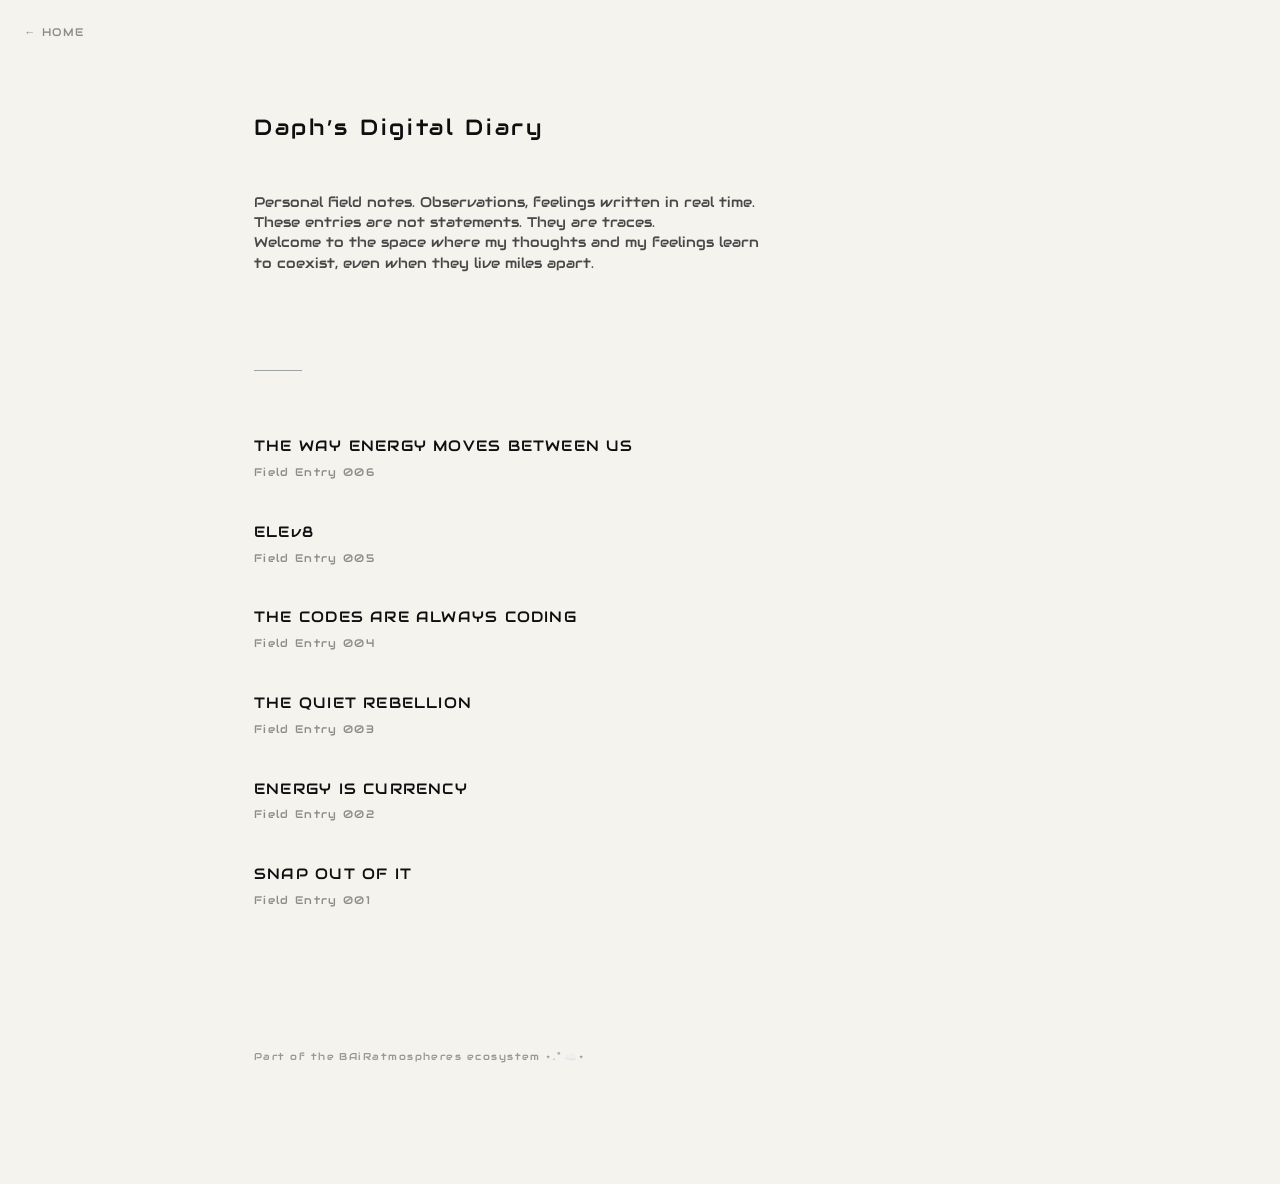
<file: diary/index.html>
<!doctype html>
<html lang="en">
<head>
  <meta charset="utf-8" />
  <meta name="viewport" content="width=device-width, initial-scale=1" />

  <title>Daph’s Digital Diary</title>

  <!-- Typography -->
  <link href="https://fonts.googleapis.com/css2?family=Audiowide&display=swap" rel="stylesheet">

  <style>
    :root {
      --off-black: #0f0f10;
      --bone: #f5f3ee;
      --chrome: #9fa3a7;
    }

    * {
      box-sizing: border-box;
    }

    body {
      margin: 0;
      font-family: 'Audiowide', sans-serif;
      background: var(--bone);
      color: var(--off-black);
      line-height: 1.5;
    }

    .home-link {
      position: fixed;
      top: 24px;
      left: 24px;
      font-size: 0.7rem;
      letter-spacing: 0.12em;
      text-transform: uppercase;
      text-decoration: none;
      color: rgba(15,15,16,0.45);
    }

    .home-link:hover {
      color: var(--off-black);
    }

    main {
      max-width: 820px;
      margin: 0 auto;
      padding: 96px 24px 120px;
    }

    h1 {
      font-size: 1.4rem;
      letter-spacing: 0.12em;
      margin-bottom: 48px;
      font-weight: 400;
    }

    .intro {
      max-width: 520px;
      margin-bottom: 96px;
      color: rgba(15,15,16,0.75);
      font-size: 0.85rem;
    }

    .divider {
      width: 48px;
      height: 1px;
      background: var(--chrome);
      margin: 64px 0;
    }

    .entry-list {
      display: flex;
      flex-direction: column;
      gap: 40px;
    }

    .entry {
      text-decoration: none;
      color: inherit;
      transition: opacity 0.3s ease;
    }

    .entry:hover {
      opacity: 0.6;
    }

    .entry-title {
      font-size: 0.95rem;
      letter-spacing: 0.08em;
      margin-bottom: 6px;
    }

    .entry-meta {
      font-size: 0.7rem;
      letter-spacing: 0.12em;
      color: rgba(15,15,16,0.45);
    }

    footer {
      margin-top: 140px;
      font-size: 0.65rem;
      letter-spacing: 0.14em;
      color: rgba(15,15,16,0.4);
    }

    @media (max-width: 640px) {
      main {
        padding: 72px 20px 96px;
      }
    }
  </style>
</head>

<body>

<a href="/bare-vision-world/" class="home-link">← Home</a>

<main>

  <h1>Daph’s Digital Diary</h1>

  <p class="intro">
    Personal field notes. Observations, feelings written in real time.
    These entries are not statements. They are traces.<br>
    Welcome to the space where my thoughts and my feelings learn to coexist, even when they live miles apart.
  </p>

  <div class="divider"></div>

  <section class="entry-list">

       <a href="/bare-vision-world/diary/entry-06/" class="entry">
      <div class="entry-title">THE WAY ENERGY MOVES BETWEEN US</div>
      <div class="entry-meta">Field Entry 006</div>
    </a>

     <a href="/bare-vision-world/diary/entry-05/" class="entry">
      <div class="entry-title">ELEv8</div>
      <div class="entry-meta">Field Entry 005</div>
    </a>

        <a href="/bare-vision-world/diary/entry-04/" class="entry">
      <div class="entry-title">THE CODES ARE ALWAYS CODING</div>
      <div class="entry-meta">Field Entry 004</div>
    </a>

     <a href="/bare-vision-world/diary/entry-03/" class="entry">
      <div class="entry-title">THE QUIET REBELLION</div>
      <div class="entry-meta">Field Entry 003</div>
    </a>

        <a href="/bare-vision-world/diary/entry-02/" class="entry">
      <div class="entry-title">ENERGY IS CURRENCY</div>
      <div class="entry-meta">Field Entry 002</div>
    </a>
    
    <a href="/bare-vision-world/diary/entry-01/" class="entry">
      <div class="entry-title">SNAP OUT OF IT</div>
      <div class="entry-meta">Field Entry 001</div>
      
    </a>


    <!-- Future entries appear here -->

  </section>

  <footer>
    Part of the BAiRatmospheres ecosystem ⋆.˚☁️⋆
  </footer>

</main>

</body>
</html>
</file>
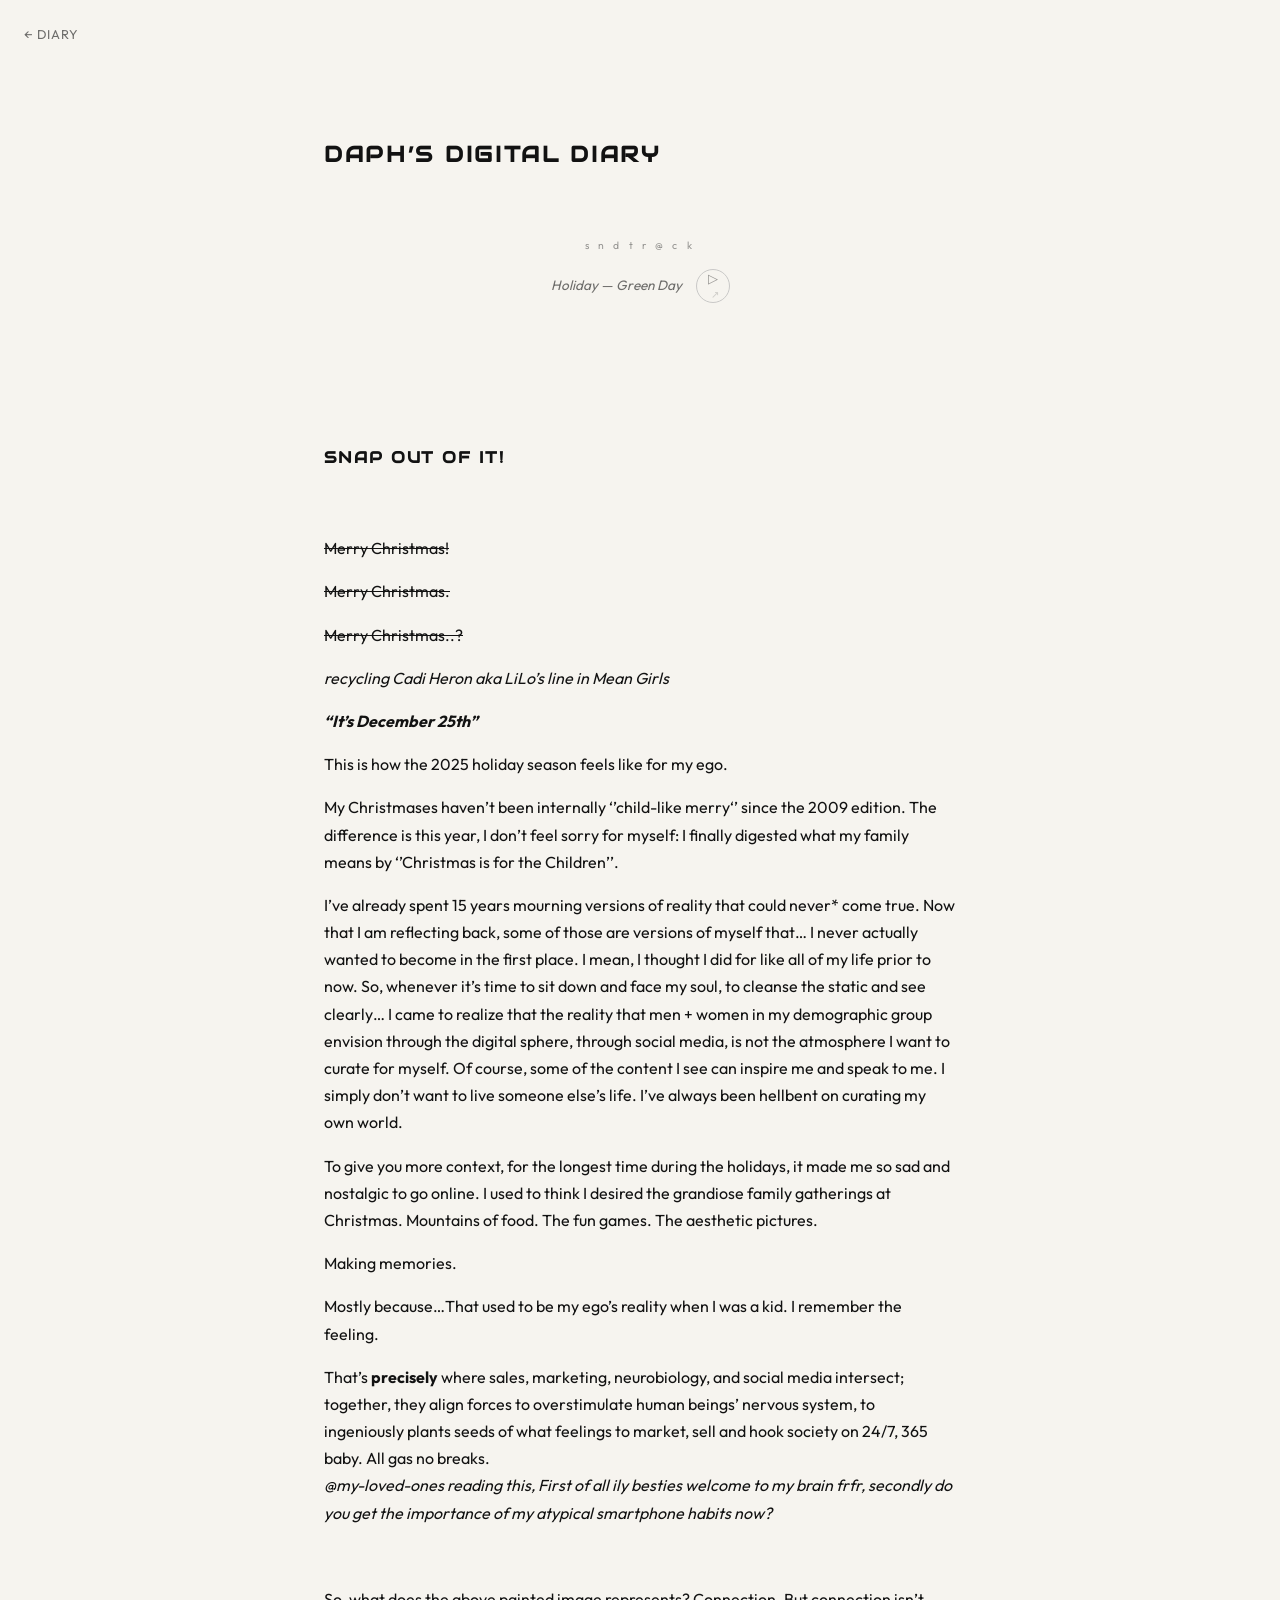
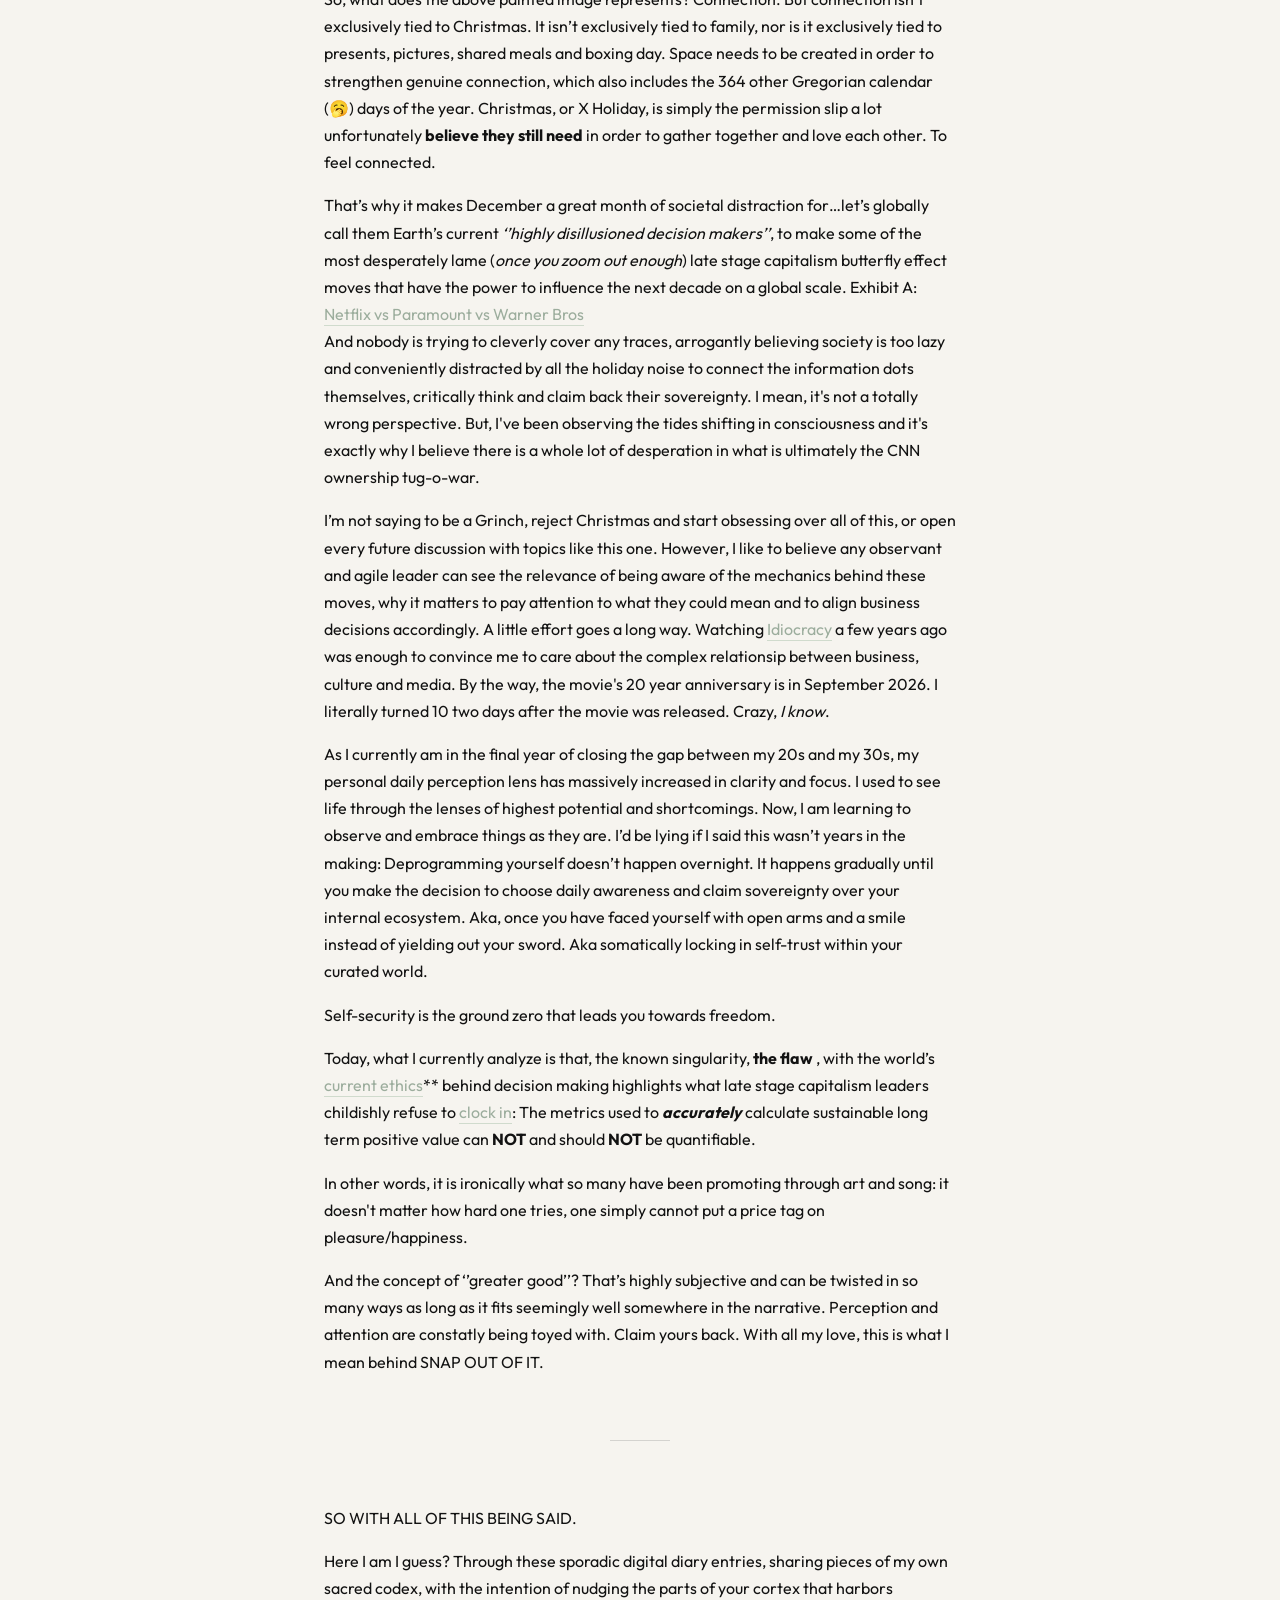
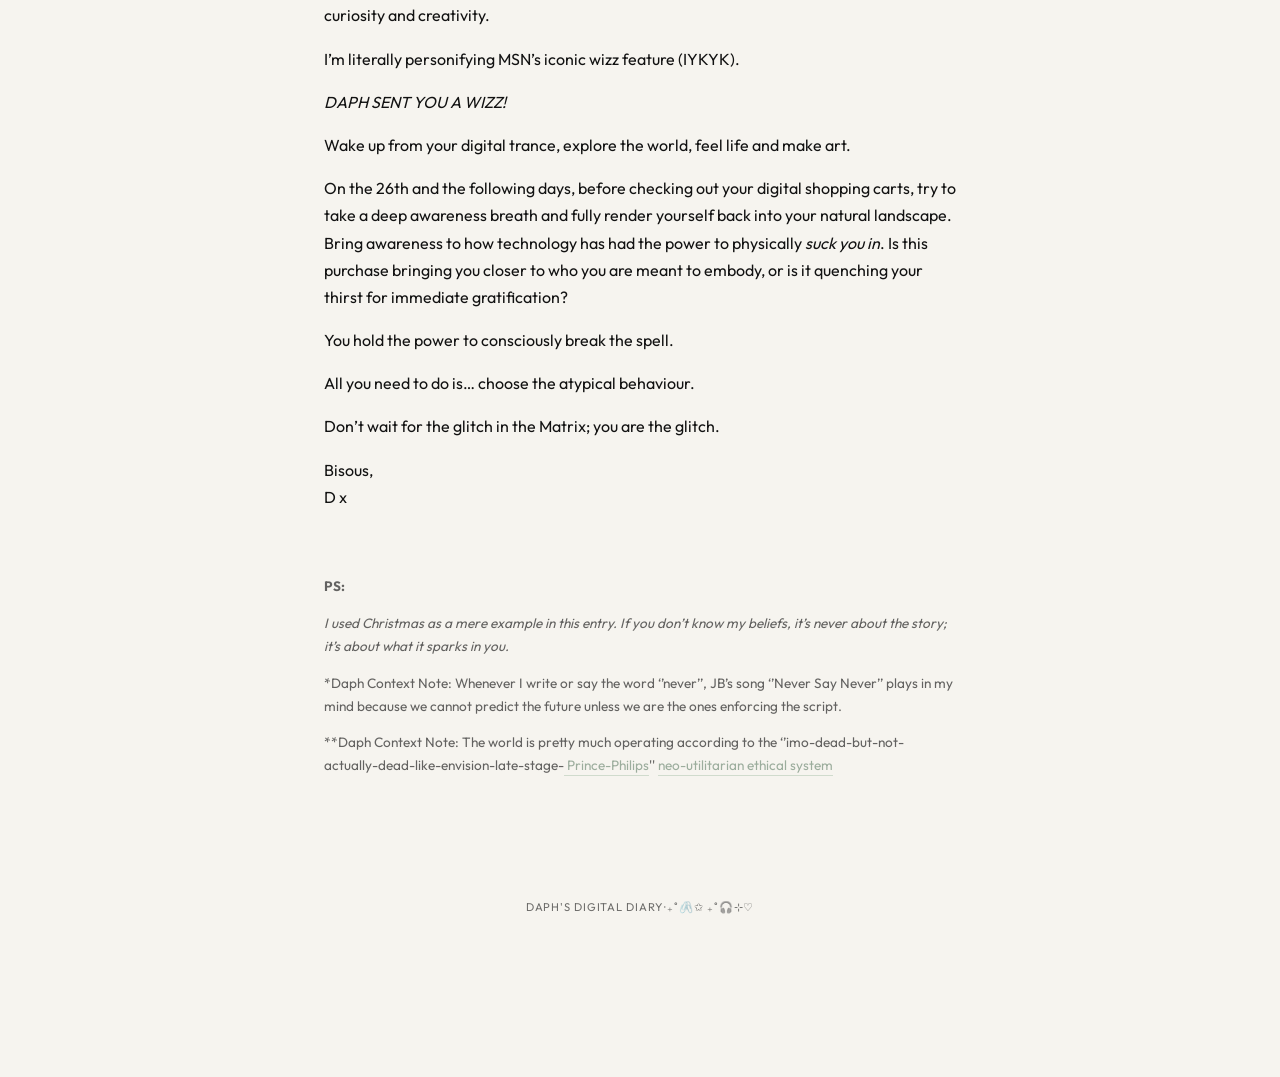
<file: diary/entry-01/index.html>
<!doctype html>
<html lang="en">
<head>
  <meta charset="utf-8" />
  <meta name="viewport" content="width=device-width, initial-scale=1" />
  <title>Daph’s Digital Diary — Entry 001</title>

  <!-- Typography -->
  <link href="https://fonts.googleapis.com/css2?family=Audiowide&display=swap" rel="stylesheet">
  <link href="https://fonts.googleapis.com/css2?family=Outfit:wght@300;400;500&display=swap" rel="stylesheet">

  <style>
    :root {
      --ink: #121212;
      --muted: rgba(18,18,18,0.6);
      --bone: #f6f4ef;
      --chrome: #b7b7b7;
      --sage: #B7CBB8;
      --sage-dark: #9CAD9D;
    }

    * {
      box-sizing: border-box;
    }

    body {
      margin: 0;
      background: var(--bone);
      color: var(--ink);
      font-family: 'Outfit', sans-serif;
      line-height: 1.7;
    }

    .home-link {
      position: fixed;
      top: 24px;
      left: 24px;
      font-size: 0.8rem;
      letter-spacing: 0.08em;
      text-transform: uppercase;
      text-decoration: none;
      color: var(--muted);
    }

    .home-link:hover {
      color: var(--ink);
    }

    main {
      max-width: 680px;
      margin: 0 auto;
      padding: 120px 24px 160px;
    }

    h1 {
      font-family: 'Audiowide', sans-serif;
      font-size: 1.4rem;
      letter-spacing: 0.12em;
      text-transform: uppercase;
      margin-bottom: 64px;
    }

    h2 {
      font-family: 'Audiowide', sans-serif;
      font-size: 1rem;
      letter-spacing: 0.12em;
      text-transform: uppercase;
      margin-bottom: 64px;
    } 
  
  /* SOUNDTRACK */
.soundtrack {
  margin: 64px 0 104px;
  margin-bottom: 96px;
  text-align: center;
  color: var(--muted);
}

.entry {
  padding-top: 32px;
}

.soundtrack-label {
  display: block;
  font-size: 0.65rem;
  letter-spacing: 0.35em;
  margin-bottom: 14px;
  opacity: 0.7;
}

.soundtrack-row {
  display: flex;
  justify-content: center;
  align-items: center;
  gap: 14px;
}

.soundtrack-title {
  font-size: 0.85rem;
  font-style: italic;
}


.soundtrack-btn {
  background: none;
  border: 1px solid var(--chrome);
border-radius: 999px;
  width: 34px;
  height: 34px;
  font-size: 0.8rem;
  cursor: pointer;
  color: inherit;
  opacity: 0.7;
}

.soundtrack-btn:hover {
  opacity: 1;
}
    
    
.soundtrack-btn {
  position: relative;
}

.soundtrack-btn::after {
  content: "↗";
  font-size: 0.6rem;
  opacity: 0.4;
  margin-left: 4px;
}
.divider {
  border: none;
  height: 1px;
  width: 60px;
  margin: 64px auto;
  background: rgba(20,20,20,0.15);
}
.diary-notes {
  margin-top: 64px;
  font-size: 0.85rem;
  color: rgba(20,20,20,0.65);
}

.context-note p strong {
  font-size: 0.75rem;
  letter-spacing: 0.08em;
}

/* Diary links — editorial highlight */

.entry a,
.entry a:visited {
  color: var(--sage-dark);
  text-decoration: none;
  border-bottom: 1px solid rgba(183,203,184,0.6);
  padding-bottom: 1px;
}

.entry a:hover {
  color: var(--sage);
  border-bottom-color: var(--sage);
}
    
    footer {
      margin-top: 120px;
      font-size: 0.7rem;
      letter-spacing: 0.08em;
      text-transform: uppercase;
      color: var(--muted);
      text-align: center;
    }

    @media (max-width: 640px) {
      main {
        padding-top: 96px;
      }
    }

  </style>
</head>

<body>

<a href="/bare-vision-world/diary/" class="home-link">← Diary</a>

<main>
  <h1>Daph’s Digital Diary</h1>

  <!-- SOUNDTRACK -->
<div class="soundtrack">
  <span class="soundtrack-label">s n d t r @ c k</span>
  <div class="soundtrack-row">
    <span class="soundtrack-title">Holiday — Green Day</span>
    
  <button
  class="soundtrack-btn"
  id="soundToggle"
  data-fallback="https://www.youtube.com/watch?v=A1OqtIqzScI"
  aria-label="Play soundtrack"
>
  ▷
</button>
 
  </div>

<audio id="soundtrackAudio" preload="none">
  <source 
    src="/bare-vision-world/assets/audio/holiday-greenday.mp3"
    type="audio/mpeg"
    >
</audio>
  
</div>

<article class="entry">
<h2>SNAP OUT OF IT!</h2>
  
<p><s>Merry Christmas!</s></p>
<p><s>Merry Christmas.</s></p>
<p><s>Merry Christmas..?</s></p>

<p><em>recycling Cadi Heron aka LiLo’s line in Mean Girls</em></p>

<p><strong><em>“It’s December 25th”</em></strong></p>

<p>
This is how the 2025 holiday season feels like for my ego.</p> 

My Christmases haven’t been internally ‘’child-like merry‘’ since the 2009 edition. The difference is this year, I don’t feel sorry for myself: I finally digested what my family means by ‘’Christmas is for the Children’’.</p> 
<p>
I’ve already spent 15 years mourning versions of reality that could never* come true. Now that I am reflecting back, some of those are versions of myself that… I never actually wanted to become in the first place. I mean, I thought I did for like all of my life prior to now. So, whenever it’s time to sit down and face my soul, to cleanse the static and see clearly… I came to realize that the reality that men + women in my demographic group envision through the digital sphere, through social media, is not the atmosphere I want to curate for myself. Of course, some of the content I see can inspire me and speak to me. I simply don’t want to live someone else’s life. I’ve always been hellbent on curating my own world.</p>
<p>
To give you more context, for the longest time during the holidays, it made me so sad and nostalgic to go online. I used to think I desired the grandiose family gatherings at Christmas. Mountains of food. The fun games. The aesthetic pictures.</p> 
<p>
Making memories.</p> 
<p>
Mostly because…That used to be my ego’s reality when I was a kid. I remember the feeling.</p> 
<p>
That’s <b>precisely</b> where sales, marketing, neurobiology, and social media intersect; together, they align forces to overstimulate human beings’ nervous system, to ingeniously plants seeds of what feelings to market, sell and hook society on 24/7, 365 baby. All gas no breaks.<br>
  
<i>@my-loved-ones reading this, First of all ily besties welcome to my brain frfr, secondly do you get the importance of my atypical smartphone habits now?</i></p><br>

  <p>
  So, what does the above painted image represents? Connection. But connection isn’t exclusively tied to Christmas. It isn’t exclusively tied to family, nor is it exclusively tied to presents, pictures, shared meals and boxing day. Space needs to be created in order to strengthen genuine connection, which also includes the 364 other Gregorian calendar (🥱) days of the year. Christmas, or X Holiday, is simply the permission slip a lot unfortunately <b>believe they still need</b> in order to gather together and love each other. To feel connected.
</p>
  
  <p>
    That’s why it makes December a great month of societal distraction for…let’s globally call them Earth’s current <i>‘’highly disillusioned decision makers’’</i>, to make some of the most desperately lame (<i>once you zoom out enough</i>) late stage capitalism butterfly effect moves that have the power to influence the next decade on a global scale. Exhibit A: <a href="https://www.youtube.com/watch?v=H_03T6JNx-I" target="_blank" rel="noopener">
Netflix vs Paramount vs Warner Bros</a><br>  
And nobody is trying to cleverly cover any traces, arrogantly believing society is too lazy and conveniently distracted by all the holiday noise to connect the information dots themselves, critically think and claim back their sovereignty. I mean, it's not a totally wrong perspective. But, I've been observing the tides shifting in consciousness and it's exactly why I believe there is a whole lot of desperation in what is ultimately the CNN ownership tug-o-war.</p> 

<p>
I’m not saying to be a Grinch, reject Christmas and start obsessing over all of this, or open every future discussion with topics like this one. However, I like to believe any observant and agile leader can see the relevance of being aware of the mechanics behind these moves, why it matters to pay attention to what they could mean and to align business decisions accordingly. A little effort goes a long way. Watching <a href="https://www.rottentomatoes.com/m/idiocracy" target="_blank" rel="noopener">
Idiocracy</a> a few years ago was enough to convince me to care about the complex relationsip between business, culture and media. By the way, the movie's 20 year anniversary is in September 2026. I literally turned 10 two days after the movie was released. Crazy, <i>I know</i>.</p>

<p>
  As I currently am in the final year of closing the gap between my 20s and my 30s, my personal daily perception lens has massively increased in clarity and focus. I used to see life through the lenses of highest potential and shortcomings. Now, I am learning to observe and embrace things as they are. I’d be lying if I said this wasn’t years in the making: Deprogramming yourself doesn’t happen overnight. It happens gradually until you make the decision to choose daily awareness and claim sovereignty over your internal ecosystem. Aka, once you have faced yourself with open arms and a smile instead of yielding out your sword. Aka somatically locking in self-trust within your curated world.</p> 

<p>
  Self-security is the ground zero that leads you towards freedom.</p> 

<p>
  Today, what I currently analyze is that, the known singularity, <b>the flaw</b> , with the world’s <a href="https://www.jsc-chambers.co.uk/post/utilitarianism-the-nihilistic-philosophy-that-threatens-freedom-and-the-rule-of-law" target="_blank" rel="noopener">
current ethics</a>** behind decision making highlights what late stage capitalism leaders childishly refuse to <a href="https://www.reddit.com/r/popculturechat/comments/1lck06k/youre_not_getting_it_its_not_clocking_to_you_its/" target="_blank" rel="noopener">
clock in</a>: The metrics used to <i><b>accurately</i></b> calculate sustainable long term positive value can <b>NOT</b> and should <b>NOT</b> be quantifiable.</p>  

<p>
  In other words, it is ironically what so many have been promoting through art and song: it doesn't matter how hard one tries, one simply cannot put a price tag on pleasure/happiness. </p>

<p>
  And the concept of ‘’greater good’’? That’s highly subjective and can be twisted in so many ways as long as it fits seemingly well somewhere in the narrative. Perception and attention are constatly being toyed with. Claim yours back.
  With all my love, this is what I mean behind SNAP OUT OF IT.  </p> 



  
<hr class="divider">
      
<p>
  SO WITH ALL OF THIS BEING SAID.</p>

<p>
  Here I am I guess? Through these sporadic digital diary entries, sharing pieces of my own sacred codex, with the intention of nudging the parts of your cortex that harbors curiosity and creativity.</p> 

<p>
  I’m literally personifying MSN’s iconic wizz feature (IYKYK).</p>

<p>
<em>DAPH SENT YOU A WIZZ!</em></p> 

<p>
  Wake up from your digital trance, explore the world, feel life and make art.</p>

<p>
  On the 26th and the following days, before checking out your digital shopping carts, try to take a deep awareness breath and fully render yourself back into your natural landscape. Bring awareness to how technology has had the power to physically <em>suck you in</em>. Is this purchase bringing you closer to who you are meant to embody, or is it quenching your thirst for immediate gratification?</p>

You hold the power to consciously break the spell.</p> 

All you need to do is… choose the atypical behaviour.</p> 

Don’t wait for the glitch in the Matrix; you are the glitch.</p>

<p>
Bisous,<br> 
D x
</p>

<div class="diary-notes">
  <p><strong>PS:</strong></p>
  <p><em>
  I used Christmas as a mere example in this entry. If you don’t know my beliefs, it’s never about the story; it’s about what it sparks in you.</em></p>

  <p class="context-note">
  *Daph Context Note: Whenever I write or say the word ‘’never’’, JB’s song ‘’Never Say Never’’ plays in my mind because we cannot predict the future unless we are the ones enforcing the script.
  </p>

  <p class="context-note">
  **Daph Context Note: The world is pretty much operating according to the ‘’imo-dead-but-not-actually-dead-like-envision-late-stage-<a href="https://pin.it/56Tc8vi2O" target="_blank" rel="noopener">
Prince-Philips</a>'' <a href="https://www.jsc-chambers.co.uk/post/utilitarianism-the-nihilistic-philosophy-that-threatens-freedom-and-the-rule-of-law" target="_blank" rel="noopener">
neo-utilitarian ethical system
</a>
  </p>
</div>
    
  </article>

  <footer>
    Daph's Digital Diary‧₊˚🖇️✩ ₊˚🎧⊹♡
  </footer>
</main>
  
<script>
  const audio = document.getElementById("soundtrackAudio");
  const toggle = document.getElementById("soundToggle");
  const fallbackURL = toggle.dataset.fallback;

  toggle.addEventListener("click", () => {
    if (!audio.paused) {
      audio.pause();
      toggle.textContent = "⏵";
      return;
    }

    audio.currentTime = 0;

    audio.play()
      .then(() => {
        toggle.textContent = "⏸";
      })
      .catch(() => {
        // Fallback: open YouTube
        window.open(fallbackURL, "_blank", "noopener");
      });
  });
</script>
  
</body>
</html>
</file>
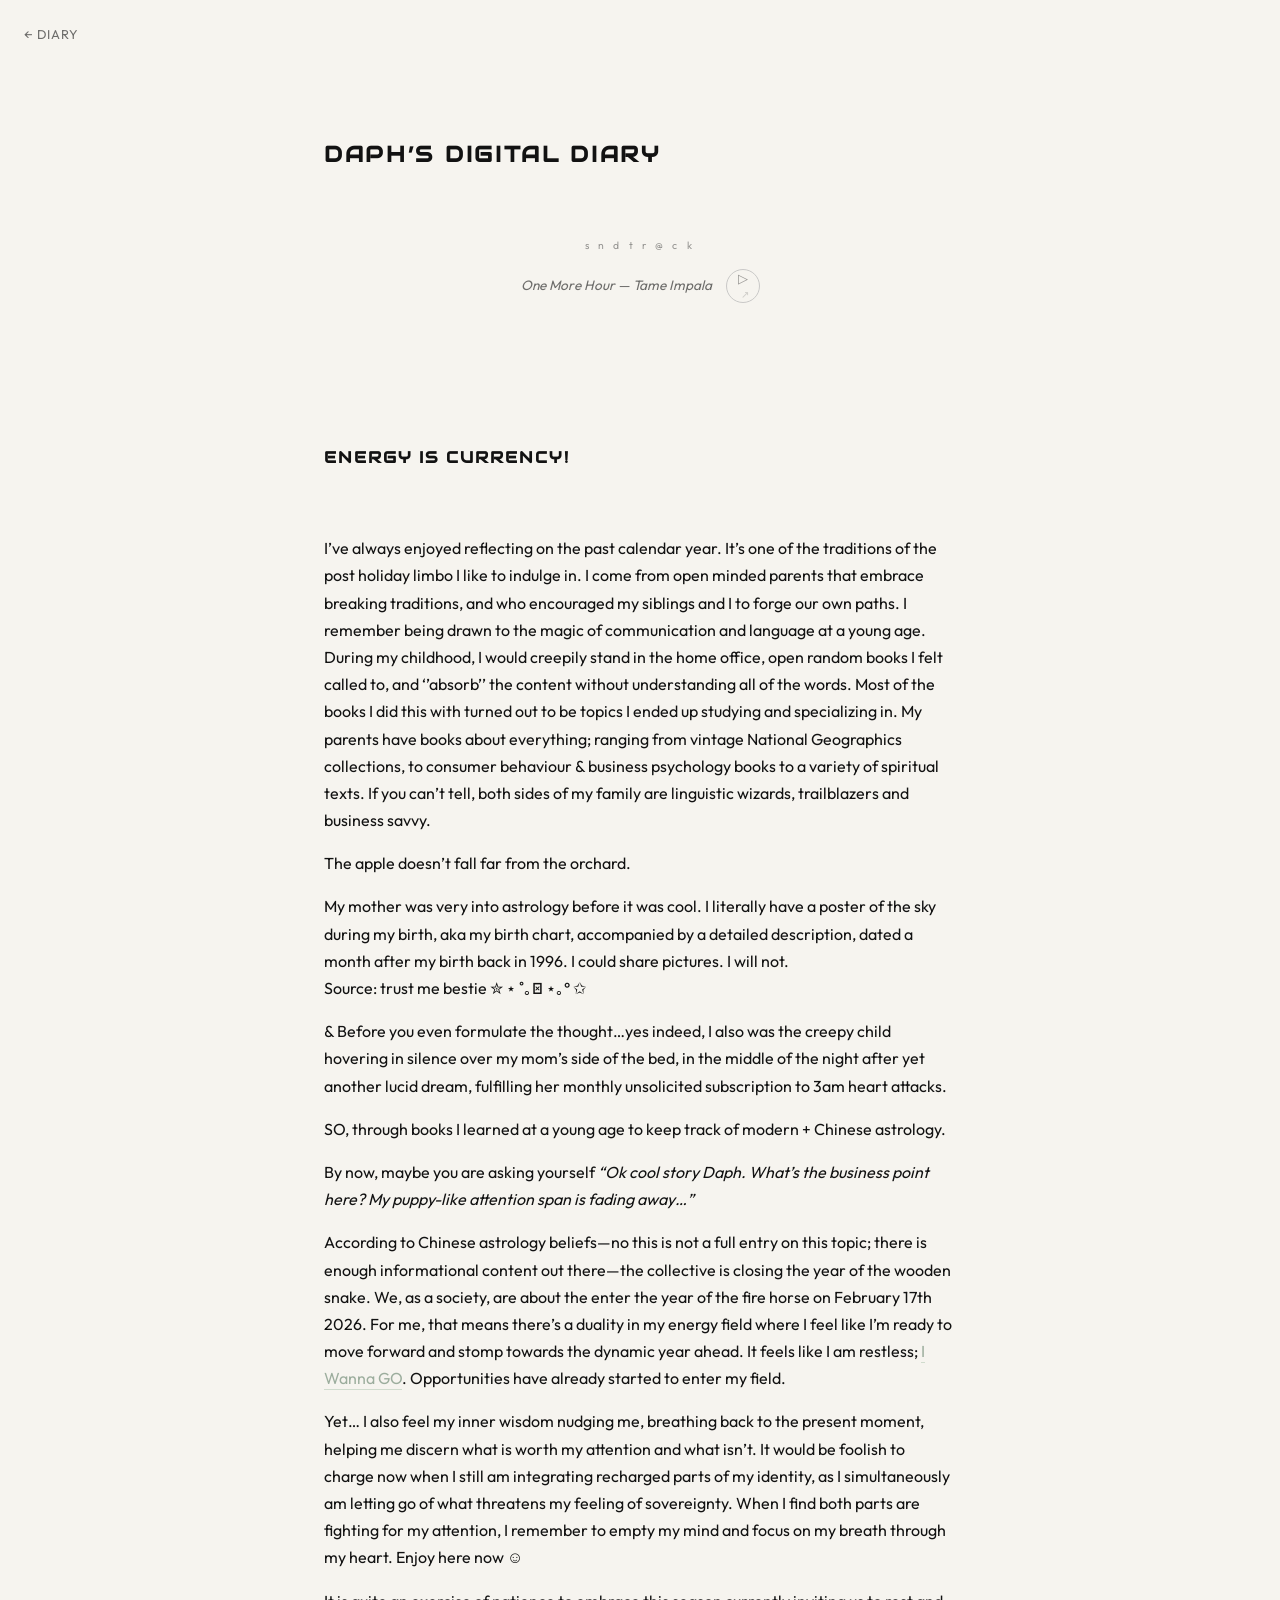
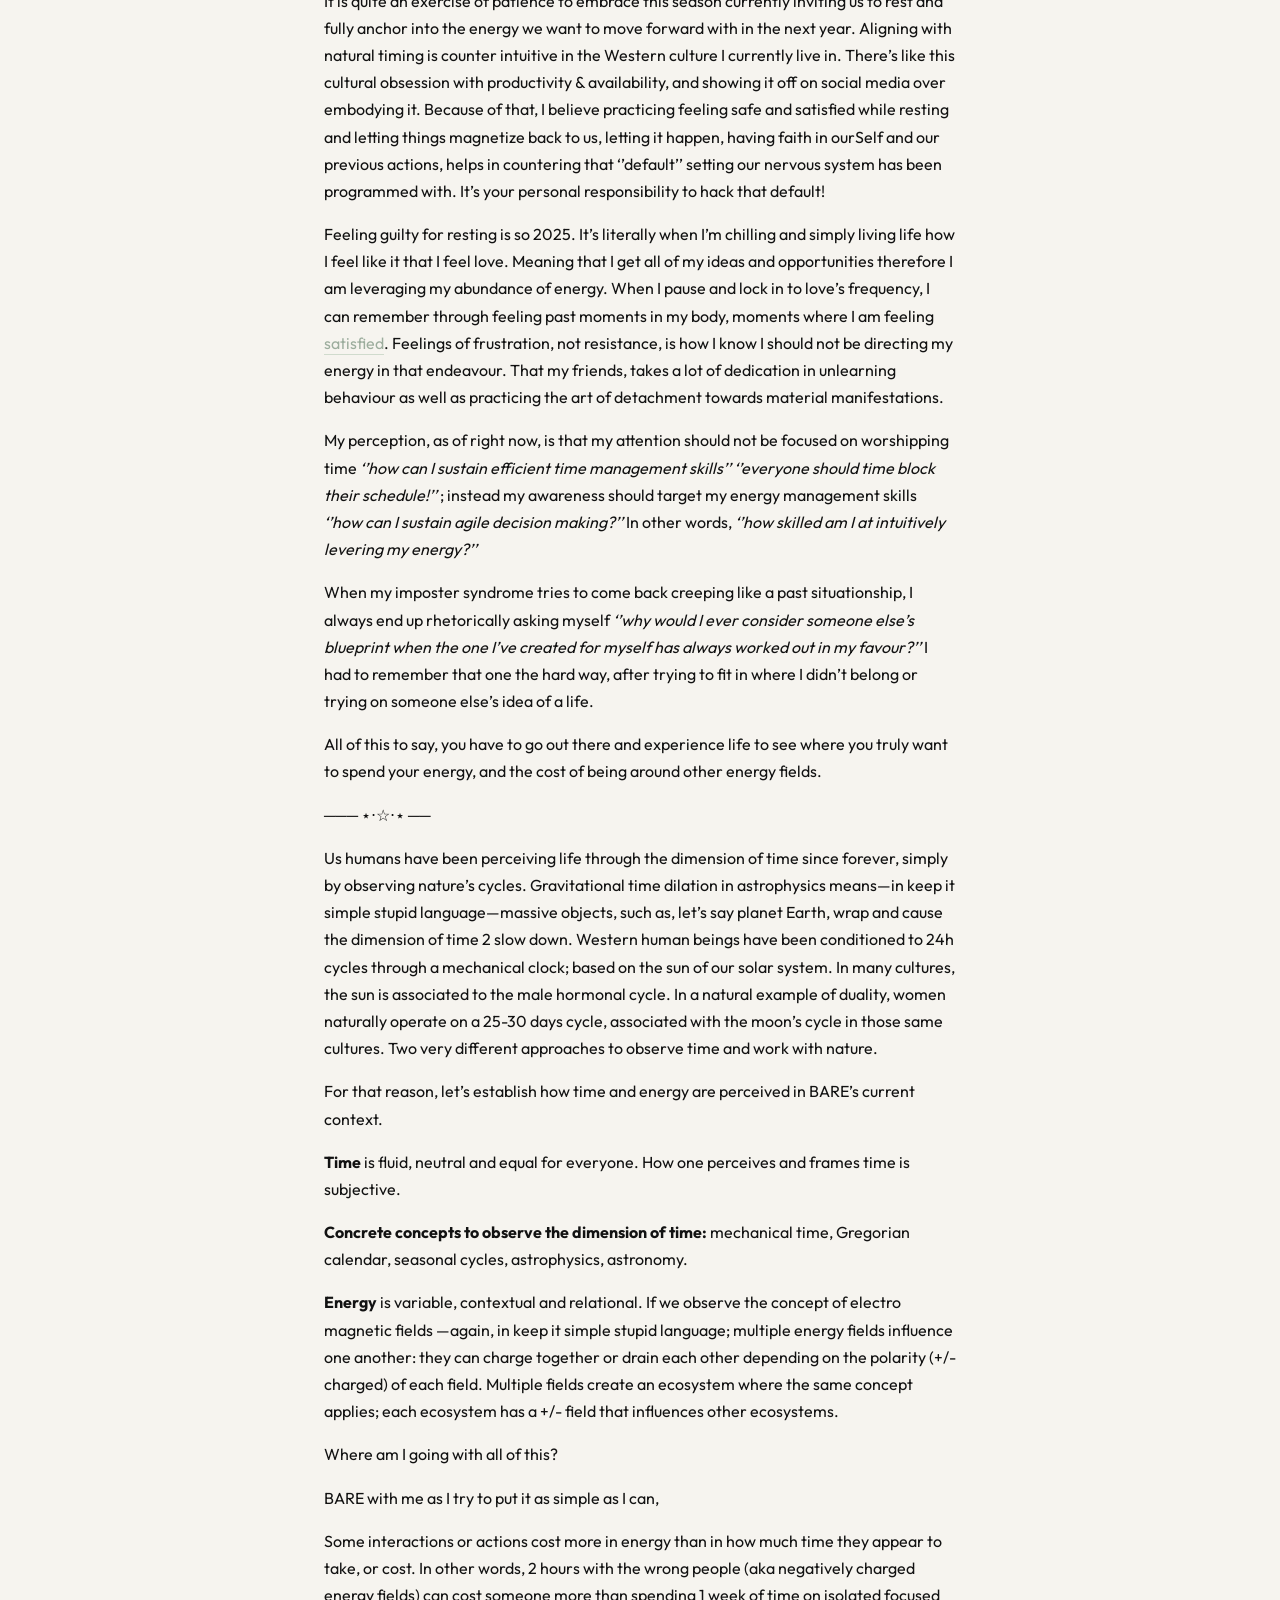
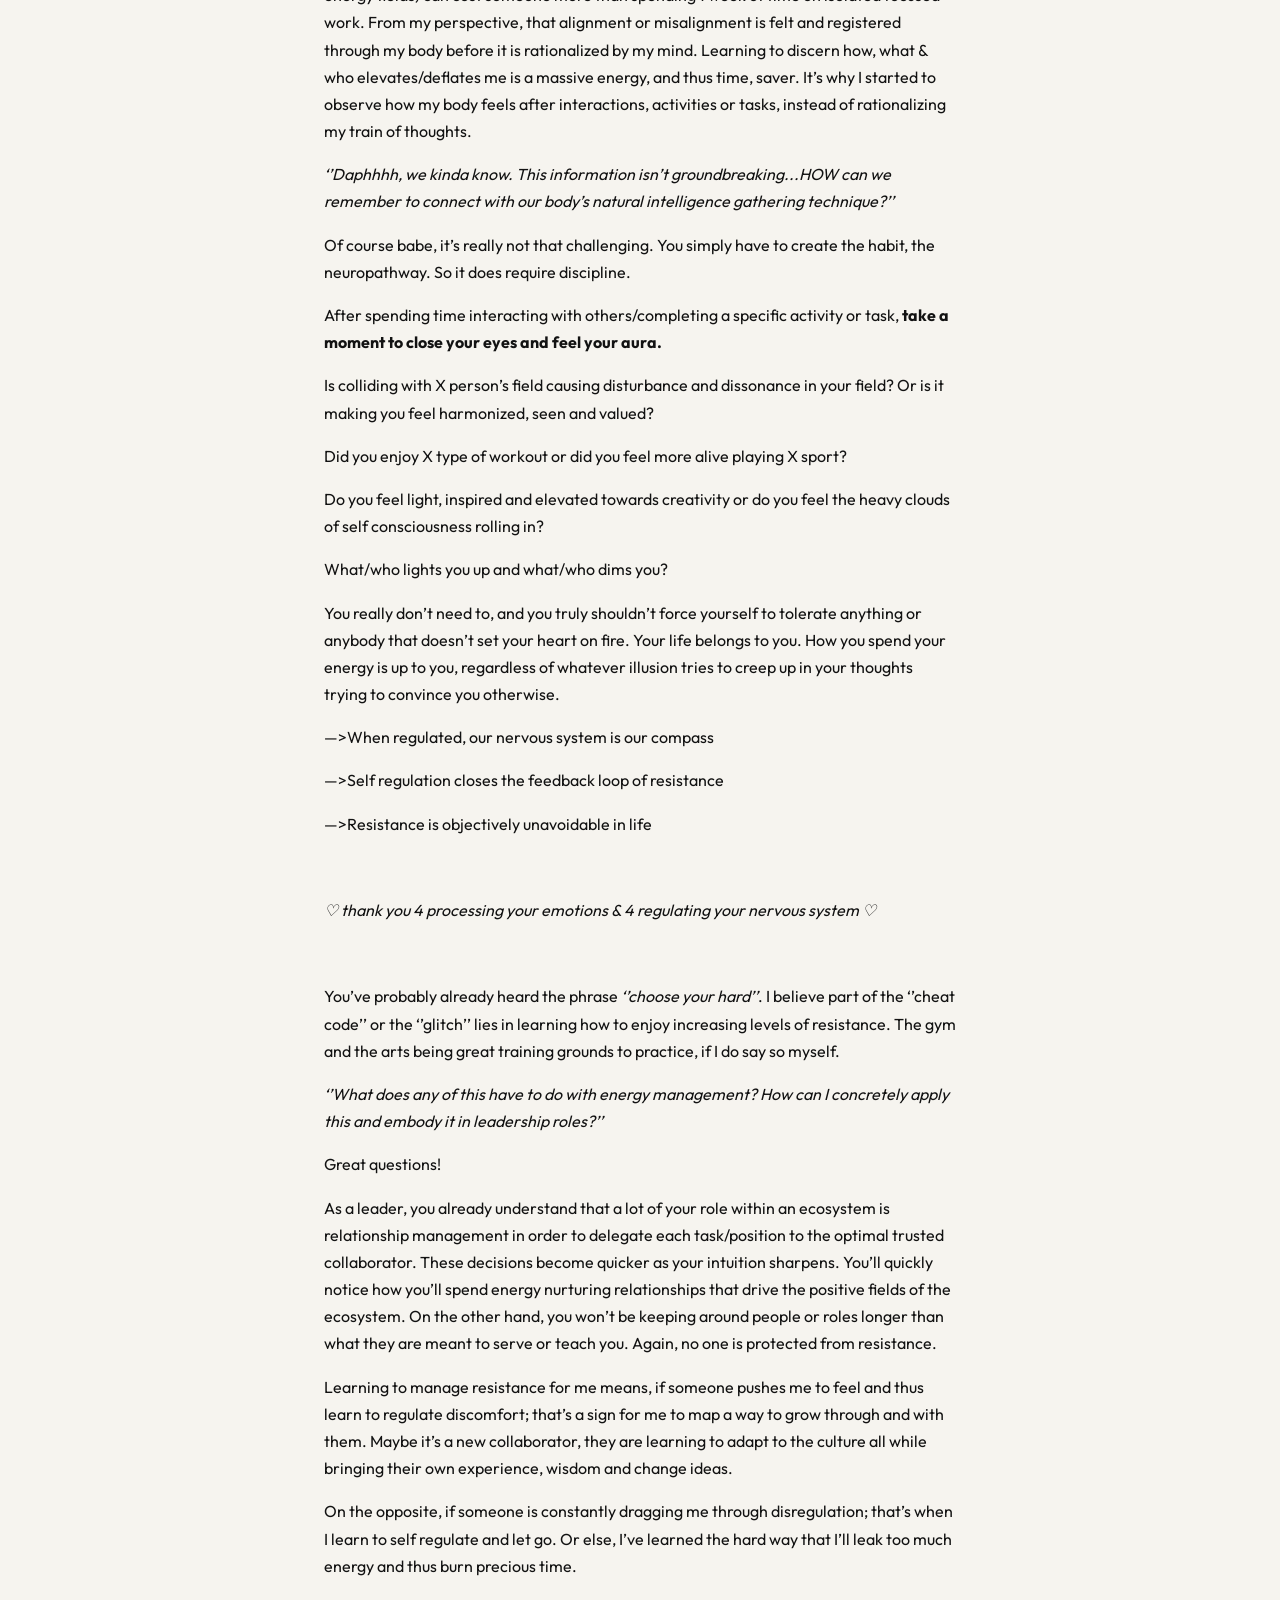
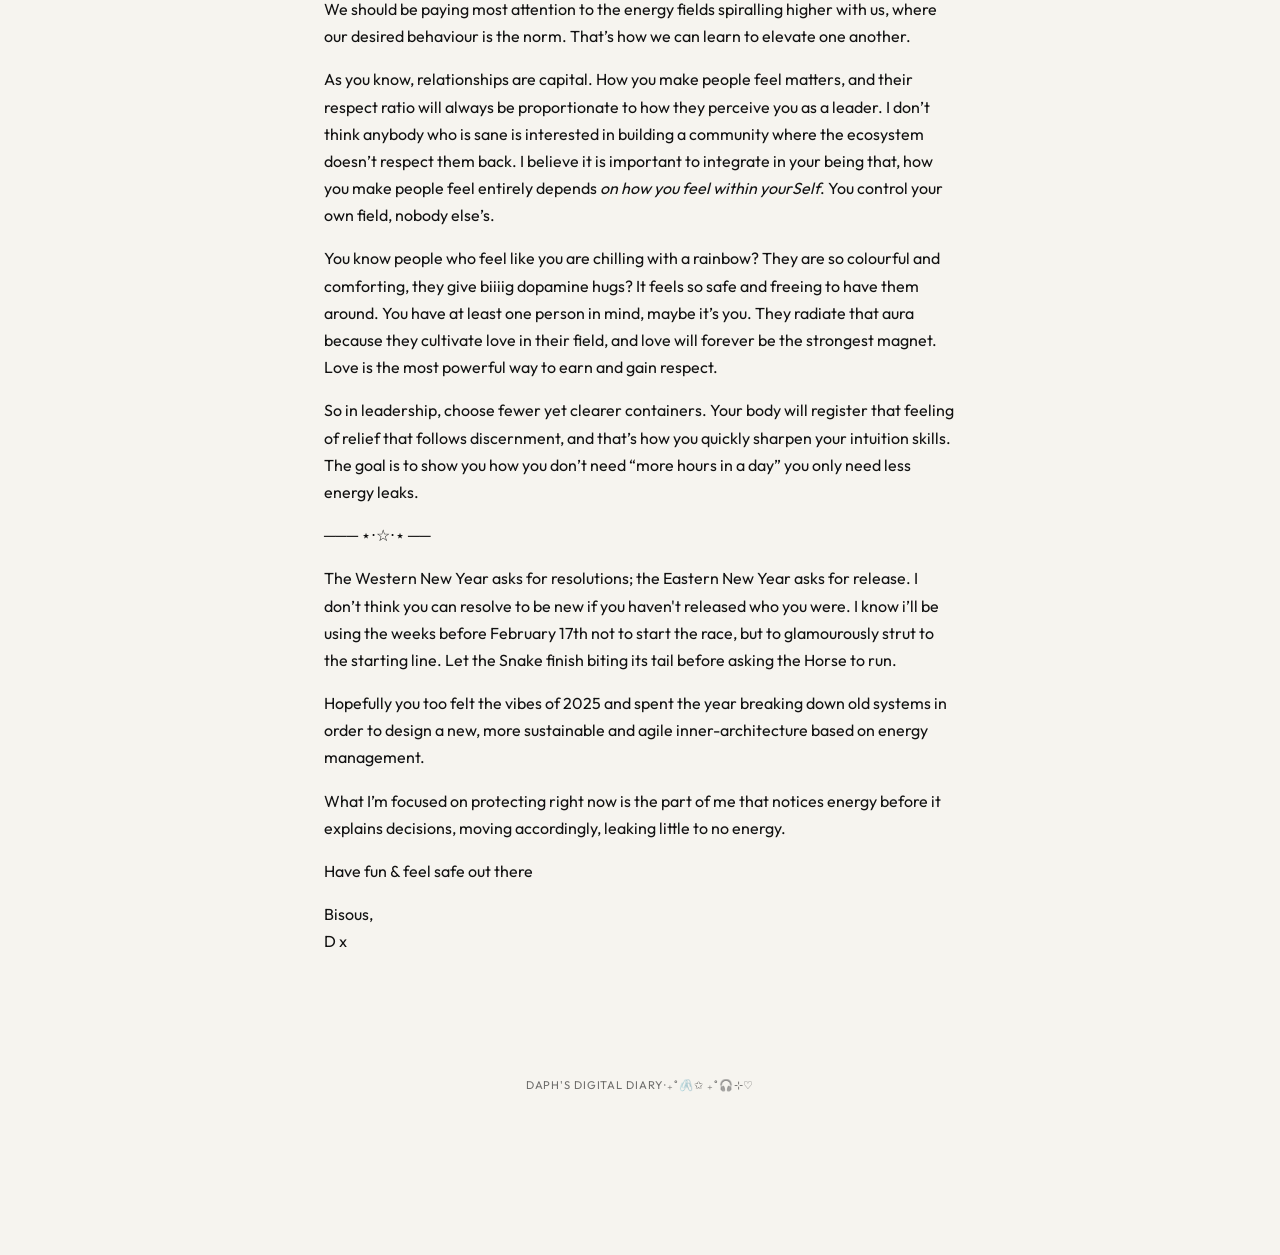
<file: diary/entry-02/index.html>
<!doctype html>
<html lang="en">
<head>
  <meta charset="utf-8" />
  <meta name="viewport" content="width=device-width, initial-scale=1" />
  <title>Daph’s Digital Diary — Entry 002 </title>

  <!-- Typography -->
  <link href="https://fonts.googleapis.com/css2?family=Audiowide&display=swap" rel="stylesheet">
  <link href="https://fonts.googleapis.com/css2?family=Outfit:wght@300;400;500&display=swap" rel="stylesheet">

  <style>
    :root {
      --ink: #121212;
      --muted: rgba(18,18,18,0.6);
      --bone: #f6f4ef;
      --chrome: #b7b7b7;
      --sage: #B7CBB8;
      --sage-dark: #9CAD9D;
    }

    * {
      box-sizing: border-box;
    }

    body {
      margin: 0;
      background: var(--bone);
      color: var(--ink);
      font-family: 'Outfit', sans-serif;
      line-height: 1.7;
    }

    .home-link {
      position: fixed;
      top: 24px;
      left: 24px;
      font-size: 0.8rem;
      letter-spacing: 0.08em;
      text-transform: uppercase;
      text-decoration: none;
      color: var(--muted);
    }

    .home-link:hover {
      color: var(--ink);
    }

    main {
      max-width: 680px;
      margin: 0 auto;
      padding: 120px 24px 160px;
    }

    h1 {
      font-family: 'Audiowide', sans-serif;
      font-size: 1.4rem;
      letter-spacing: 0.12em;
      text-transform: uppercase;
      margin-bottom: 64px;
    }

    h2 {
      font-family: 'Audiowide', sans-serif;
      font-size: 1rem;
      letter-spacing: 0.12em;
      text-transform: uppercase;
      margin-bottom: 64px;
    } 
  
  /* SOUNDTRACK */
.soundtrack {
  margin: 64px 0 104px;
  margin-bottom: 96px;
  text-align: center;
  color: var(--muted);
}

.entry {
  padding-top: 32px;
}

.soundtrack-label {
  display: block;
  font-size: 0.65rem;
  letter-spacing: 0.35em;
  margin-bottom: 14px;
  opacity: 0.7;
}

.soundtrack-row {
  display: flex;
  justify-content: center;
  align-items: center;
  gap: 14px;
}

.soundtrack-title {
  font-size: 0.85rem;
  font-style: italic;
}


.soundtrack-btn {
  background: none;
  border: 1px solid var(--chrome);
border-radius: 999px;
  width: 34px;
  height: 34px;
  font-size: 0.8rem;
  cursor: pointer;
  color: inherit;
  opacity: 0.7;
}

.soundtrack-btn:hover {
  opacity: 1;
}
    
    
.soundtrack-btn {
  position: relative;
}

.soundtrack-btn::after {
  content: "↗";
  font-size: 0.6rem;
  opacity: 0.4;
  margin-left: 4px;
}
.divider {
  border: none;
  height: 1px;
  width: 60px;
  margin: 64px auto;
  background: rgba(20,20,20,0.15);
}
.diary-notes {
  margin-top: 64px;
  font-size: 0.85rem;
  color: rgba(20,20,20,0.65);
}

.context-note p strong {
  font-size: 0.75rem;
  letter-spacing: 0.08em;
}

/* Diary links — editorial highlight */

.entry a,
.entry a:visited {
  color: var(--sage-dark);
  text-decoration: none;
  border-bottom: 1px solid rgba(183,203,184,0.6);
  padding-bottom: 1px;
}

.entry a:hover {
  color: var(--sage);
  border-bottom-color: var(--sage);
}
    
    footer {
      margin-top: 120px;
      font-size: 0.7rem;
      letter-spacing: 0.08em;
      text-transform: uppercase;
      color: var(--muted);
      text-align: center;
    }

    @media (max-width: 640px) {
      main {
        padding-top: 96px;
      }
    }

  </style>
</head>

<body>

<a href="/bare-vision-world/diary/" class="home-link">← Diary</a>

<main>
  <h1>Daph’s Digital Diary</h1>

  <!-- SOUNDTRACK -->
<div class="soundtrack">
  <span class="soundtrack-label">s n d t r @ c k</span>
  <div class="soundtrack-row">
    <span class="soundtrack-title">One More Hour — Tame Impala</span>
    
  <button
  class="soundtrack-btn"
  id="soundToggle"
  data-fallback="https://www.youtube.com/watch?v=Y0U6u2D8cMU"
  aria-label="Play soundtrack"
>
  ▷
</button>
 
  </div>

<audio id="soundtrackAudio" preload="none">
  <source 
    src="/bare-vision-world/assets/audio/Tame Impala - One More Hour Official Audio.mp3"
    type="audio/mpeg"
    >
</audio>
  
</div>

<article class="entry">
<h2>ENERGY IS CURRENCY!</h2>
  
<p>
I’ve always enjoyed reflecting on the past calendar year. It’s one of the traditions of the post holiday limbo I like to indulge in. 
I come from open minded parents that embrace breaking traditions, and who encouraged my siblings and I to forge our own paths. I remember being drawn to the magic of communication and language at a young age. 
During my childhood, I would creepily stand in the home office, open random books I felt called to, and ‘’absorb’’ the content without understanding all of the words. 
Most of the books I did this with turned out to be topics I ended up studying and specializing in. My parents have books about everything; ranging from vintage National Geographics collections, to consumer behaviour & business psychology books to a variety of spiritual texts. 
If you can’t tell, both sides of my family are linguistic wizards, trailblazers and business savvy.</p> 

<p>The apple doesn’t fall far from the orchard.</p>
  
<p>My mother was very into astrology before it was cool. I literally have a poster of the sky during my birth, aka my birth chart, accompanied by a detailed description, dated a month after my birth back in 1996. 
  I could share pictures. I will not.<br> 
  Source: trust me bestie ✮ ⋆ ˚｡𖦹 ⋆｡° ✩ </p>
<p>& Before you even formulate the thought…yes indeed, I also was the creepy child hovering in silence over my mom’s side of the bed, in the middle of the night after yet another lucid dream, fulfilling her monthly unsolicited subscription to 3am heart attacks.</p>

<p>SO, through books I learned at a young age to keep track of modern + Chinese astrology.</p>
 
<p>By now, maybe you are asking yourself <i>“Ok cool story Daph. What’s the business point here? My puppy-like attention span is fading away…”</i></p>
  
<p>According to Chinese astrology beliefs—no this is not a full entry on this topic; there is enough informational content out there—the collective is closing the year of the wooden snake. 
We, as a society, are about the enter the year of the fire horse on February 17th 2026.  For me, that means there’s a duality in my energy field where I feel like I’m ready to move forward and stomp towards the dynamic year ahead. 
It feels like I am restless; <a href="https://www.youtube.com/watch?v=XN_t8-CtJbQ" target="_blank" rel="noopener"> I Wanna GO</a>. Opportunities have already started to enter my field.</p> 
<p>Yet… I also feel my inner wisdom nudging me, breathing back to the present moment, helping me discern what is worth my attention and what isn’t. 
It would be foolish to charge now when I still am integrating recharged parts of my identity, as I simultaneously am letting go of what threatens my feeling of sovereignty. 
When I find both parts are fighting for my attention, I remember to empty my mind and focus on my breath through my heart. Enjoy here now ☺︎ </p>

<p>It is quite an exercise of patience to embrace this season currently inviting us to rest and fully anchor into the energy we want to move forward with in the next year. Aligning with natural timing is counter intuitive in the Western culture I currently live in. There’s like this cultural obsession with productivity & availability, and showing it off on social media over embodying it. 
Because of that, I believe practicing feeling safe and satisfied while resting and letting things magnetize back to us, letting it happen, having faith in ourSelf and our previous actions, helps in countering that ‘’default’’ setting our nervous system has been programmed with. It’s your personal responsibility to hack that default!</p>
<p>Feeling guilty for resting is so 2025. It’s literally when I’m chilling and simply living life how I feel like it that I feel love. Meaning that I get all of my ideas and opportunities therefore I am leveraging my abundance of energy. When I pause and lock in to love’s frequency, I can remember through feeling past moments in my body, moments where I am feeling <a href="https://ahumandesign.com/types/generators/?gad_source=1&gad_campaignid=20070550040&gbraid=0AAAAABvl9BTCrX3iNistVUCsXhJxLhNFh&gclid=Cj0KCQiAgvPKBhCxARIsAOlK_EoQGO4wrJT1qyrdOT439UY2LaIdG7md-wu5pVsKF2Hr6mUlo-VG8ZQaAmrHEALw_wcB" target="_blank" rel="noopener"> satisfied</a>. 
Feelings of frustration, not resistance, is how I know I should not be directing my energy in that endeavour. That my friends, takes a lot of dedication in unlearning behaviour as well as practicing the art of detachment towards material manifestations.</p> 

<p>My perception, as of right now, is that my attention should not be focused on worshipping time <i>‘’how can I sustain efficient time management skills’’ ‘’everyone should time block their schedule!’’</i> ; instead my awareness should target my energy management skills <i>‘’how can I sustain agile decision making?’’</i> In other words, <i>‘’how skilled am I at intuitively levering my energy?’’</i></p>

<p>When my imposter syndrome tries to come back creeping like a past situationship, I always end up rhetorically asking myself <i>‘’why would I ever consider someone else’s blueprint when the one I’ve created for myself has always worked out in my favour?’’</i> I had to remember that one the hard way, after trying to fit in where I didn’t belong or trying on someone else’s idea of a life.</p> 
<p>All of this to say, you have to go out there and experience life to see where you truly want to spend your energy, and the cost of being around other energy fields.</p>
  
<p>─── ⋆⋅☆⋅⋆ ──</p>
  
<p>Us humans have been perceiving life through the dimension of time since forever, simply by observing nature’s cycles. Gravitational time dilation in astrophysics means—in keep it simple stupid language—massive objects, such as, let’s say planet Earth, wrap and cause the dimension of time 2 slow down. 
  Western human beings have been conditioned to 24h cycles through a mechanical clock; based on the sun of our solar system. In many cultures, the sun is associated to the male hormonal cycle. In a natural example of duality, women naturally operate on a 25-30 days cycle, associated with the moon’s cycle in those same cultures. 
  Two very different approaches to observe time and work with nature.</p>

<p>For that reason, let’s establish how time and energy are perceived in BARE’s current context.</p>

<p><strong>Time</strong> is fluid, neutral and equal for everyone. How one perceives and frames time is subjective.</p> 
<p class="context-note"><strong>Concrete concepts to observe the dimension of time:</strong> mechanical time, Gregorian calendar, seasonal cycles, astrophysics, astronomy.</p>

<p><strong>Energy</strong> is variable, contextual and relational. If we observe the concept of electro magnetic fields —again, in keep it simple stupid language; multiple energy fields influence one another: they can charge together or drain each other depending on the polarity (+/- charged) of each field. 
  Multiple fields create an ecosystem where the same concept applies; each ecosystem has a +/- field that influences other ecosystems.</p> 

<p>Where am I going with all of this?</p>
<p>BARE with me as I try to put it as simple as I can,</p>
<p>Some interactions or actions cost more in energy than in how much time they appear to take, or cost. In other words, 2 hours with the wrong people (aka negatively charged energy fields) can cost someone more than spending 1 week of time on isolated focused work. From my perspective, that alignment or misalignment is felt and registered through my body before it is rationalized by my mind. Learning to discern how, what & who elevates/deflates me is a massive energy, and thus time, saver. It’s why I started to observe how my body feels after interactions, activities or tasks, instead of rationalizing my train of thoughts. 

<p><i>‘’Daphhhh, we kinda know. This information isn’t groundbreaking...HOW can we remember to connect with our body’s natural intelligence gathering technique?’’</p></i>

<p>Of course babe, it’s really not that challenging. You simply have to create the habit, the neuropathway. So it does require discipline.</p>

<p>After spending time interacting with others/completing a specific activity or task,
<strong>take a moment to close your eyes and feel your aura.</strong></p> 
<p>Is colliding with X person’s field causing disturbance and dissonance in your field? Or is it making you feel harmonized, seen and valued?</p> 
<p>Did you enjoy X type of workout or did you feel more alive playing X sport?</p> 
<p>Do you feel light, inspired and elevated towards creativity or do you feel the heavy clouds of self consciousness rolling in?</p> 
<p>What/who lights you up and what/who dims you?</p> 

<p>You really don’t need to, and you truly shouldn’t force yourself to tolerate anything or anybody that doesn’t set your heart on fire. Your life belongs to you. 
How you spend your energy is up to you, regardless of whatever illusion tries to creep up in your thoughts trying to convince you otherwise.</p>

<p> —>When regulated, our nervous system is our compass</p>
<p> —>Self regulation closes the feedback loop of resistance</p>
<p> —>Resistance is objectively unavoidable in life</p>
<br>
  <p><i>♡ thank you 4 processing your emotions & 4 regulating your nervous system ♡</i></p>
<br>
<p>You’ve probably already heard the phrase <i>‘’choose your hard’’</i>. I believe part of the ‘’cheat code’’ or the ‘’glitch’’ lies in learning how to enjoy increasing levels of resistance. 
The gym and the arts being great training grounds to practice, if I do say so myself.</p> 

<p><i>‘’What does any of this have to do with energy management? How can I concretely apply this and embody it in leadership roles?’’</i></p>

<p>Great questions!</p> 
<p>As a leader, you already understand that a lot of your role within an ecosystem is relationship management in order to delegate each task/position to the optimal trusted collaborator. These decisions become quicker as your intuition sharpens. 
  You’ll quickly notice how you’ll spend energy nurturing relationships that drive the positive fields of the ecosystem. On the other hand, you won’t be keeping around people or roles longer than what they are meant to serve or teach you. Again, no one is protected from resistance.</p>

<p>Learning to manage resistance for me means, if someone pushes me to feel and thus learn to regulate discomfort; that’s a sign for me to map a way to grow through and with them. Maybe it’s a new collaborator, they are learning to adapt to the culture all while bringing their own experience, wisdom and change ideas.</p>
<p>On the opposite, if someone is constantly dragging me through disregulation; that’s when I learn to self regulate and let go. Or else, I’ve learned the hard way that I’ll leak too much energy and thus burn precious time.</p> 

<p>We should be paying most attention to the energy fields spiralling higher with us, where our desired behaviour is the norm. That’s how we can learn to elevate one another.</p>
<p>As you know, relationships are capital. How you make people feel matters, and their respect ratio will always be proportionate to how they perceive you as a leader. I don’t think anybody who is sane is interested in building a community where the ecosystem doesn’t respect them back. 
I believe it is important to integrate in your being that, how you make people feel entirely depends <i>on how you feel within yourSelf</i>. You control your own field, nobody else’s.</p> 
<p>You know people who feel like you are chilling with a rainbow? They are so colourful and comforting, they give biiiig dopamine hugs? It feels so safe and freeing to have them around. You have at least one person in mind, maybe it’s you. They radiate that aura because they cultivate love in their field, and love will forever be the strongest magnet. 
Love is the most powerful way to earn and gain respect.</p>
<p>So in leadership, choose fewer yet clearer containers. Your body will register that feeling of relief that follows discernment, and that’s how you quickly sharpen your intuition skills. The goal is to show you how you don’t need “more hours in a day” you only need less energy leaks.</p>

<p>─── ⋆⋅☆⋅⋆ ──</p>
  
<p>The Western New Year asks for resolutions; the Eastern New Year asks for release. I don’t think you can resolve to be new if you haven't released who you were. I know i’ll be using the weeks before February 17th not to start the race, but to glamourously strut to the starting line. 
Let the Snake finish biting its tail before asking the Horse to run.</p>
<p>Hopefully you too felt the vibes of 2025 and spent the year breaking down old systems in order to design a new, more sustainable and agile inner-architecture based on energy management.</p> 
<p>What I’m focused on protecting right now is the part of me that notices energy before it explains decisions, moving accordingly, leaking little to no energy.</p>

  
<p>Have fun & feel safe out there </p>

<p>Bisous,<br> 
D x</p>
    
  </article>

  <footer>
    Daph's Digital Diary‧₊˚🖇️✩ ₊˚🎧⊹♡
  </footer>
</main>
  
<script>
  const audio = document.getElementById("soundtrackAudio");
  const toggle = document.getElementById("soundToggle");
  const fallbackURL = toggle.dataset.fallback;

  toggle.addEventListener("click", () => {
    if (!audio.paused) {
      audio.pause();
      toggle.textContent = "⏵";
      return;
    }

    audio.currentTime = 0;

    audio.play()
      .then(() => {
        toggle.textContent = "⏸";
      })
      .catch(() => {
        // Fallback: open YouTube
        window.open(fallbackURL, "_blank", "noopener");
      });
  });
</script>
  
</body>
</html>
</file>
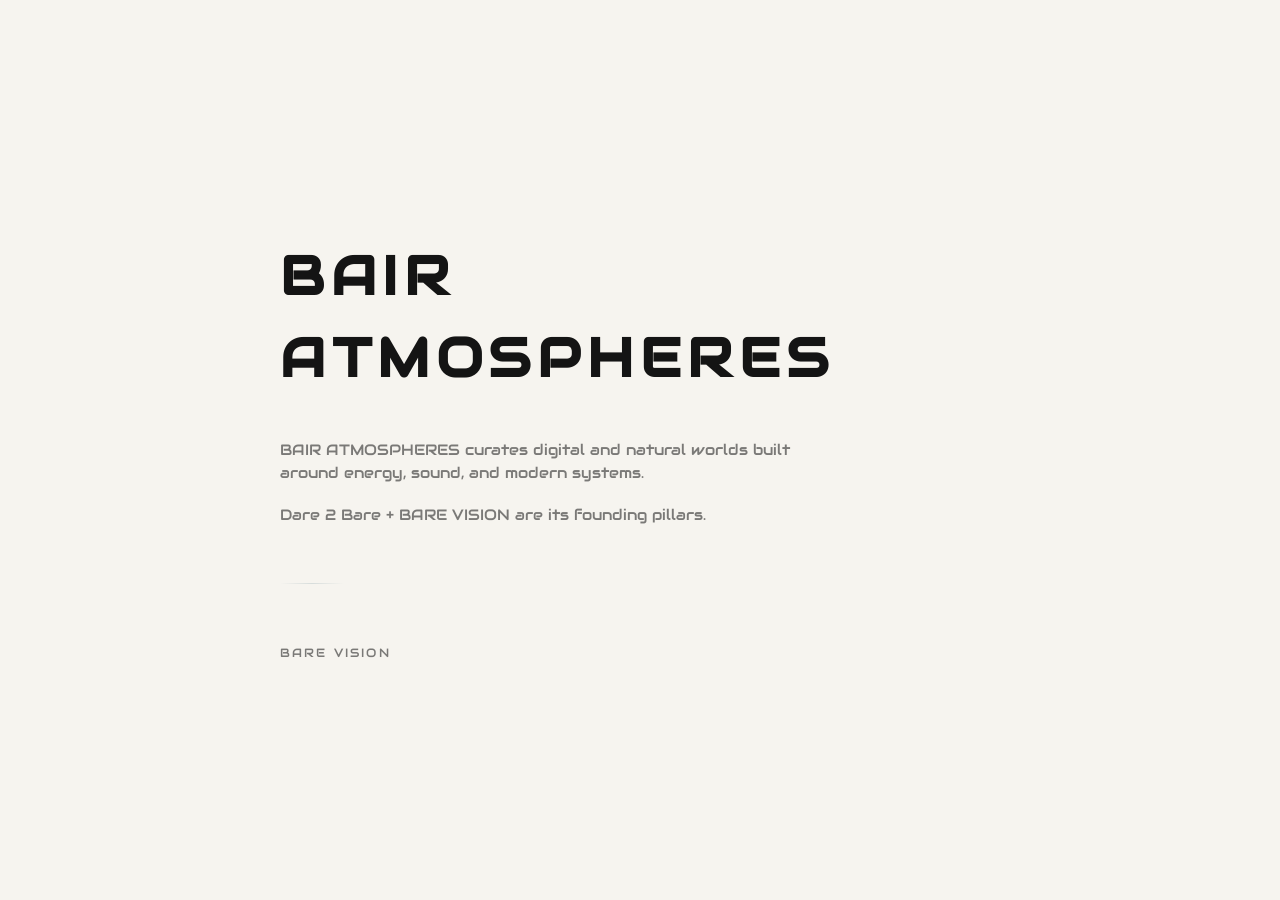
<file: bair-atmospheres.html>
<!doctype html>
<html lang="en">
<head>
  <meta charset="utf-8" />
  <meta name="viewport" content="width=device-width, initial-scale=1" />
  <title>BAIR ATMOSPHERES</title>

  <!-- Typography -->
  <link href="https://fonts.googleapis.com/css2?family=Audiowide&display=swap" rel="stylesheet">

  <style>
    :root {
      --off-black: #141414;
      --bone: #f6f4ef;
      --chrome-grey: rgba(20, 20, 20, 0.55);
      --azur: rgba(120, 150, 160, 0.25);
    }

    * {
      box-sizing: border-box;
      margin: 0;
      padding: 0;
    }

    html, body {
      height: 100%;
    }

    body {
      font-family: 'Audiowide', sans-serif;
      background-color: var(--bone);
      color: var(--off-black);
      -webkit-font-smoothing: antialiased;
      line-height: 1.5;
    }

    .page {
      min-height: 100vh;
      display: flex;
      align-items: center;
      justify-content: center;
      padding: 12vh 8vw;
    }

    .hero {
      max-width: 720px;
    }

    .hero h1 {
      font-size: clamp(2.2rem, 5vw, 3.4rem);
      letter-spacing: 0.12em;
      margin-bottom: 2.5rem;
    }

    .hero p {
      font-size: 0.95rem;
      color: var(--chrome-grey);
      max-width: 520px;
    }

    .hero p + p {
      margin-top: 1.2rem;
    }

    .divider {
      width: 64px;
      height: 1px;
      background: linear-gradient(
        to right,
        transparent,
        var(--azur),
        transparent
      );
      margin: 3.5rem 0;
    }

    .subtle-link {
      font-size: 0.75rem;
      letter-spacing: 0.18em;
      text-decoration: none;
      color: var(--chrome-grey);
      transition: color 0.3s ease;
    }

    .subtle-link:hover {
      color: var(--off-black);
    }

    @media (max-width: 600px) {
      .page {
        padding: 14vh 6vw;
      }

      .hero h1 {
        margin-bottom: 2rem;
      }
    }
  </style>
</head>

<body>
  <main class="page">
    <section class="hero">
      <h1>BAIR ATMOSPHERES</h1>

      <p>
        BAIR ATMOSPHERES curates digital and natural worlds built around energy, sound, and modern systems.
      </p>

      <p>
        Dare 2 Bare + BARE VISION are its founding pillars.
      </p>

      <div class="divider" aria-hidden="true"></div>

      <!-- Optional understated link -->
      <a href="https://baircodes.github.io/bare-vision-world/" class="subtle-link">
        BARE VISION
      </a>
    </section>
  </main>
</body>
</html>
</file>
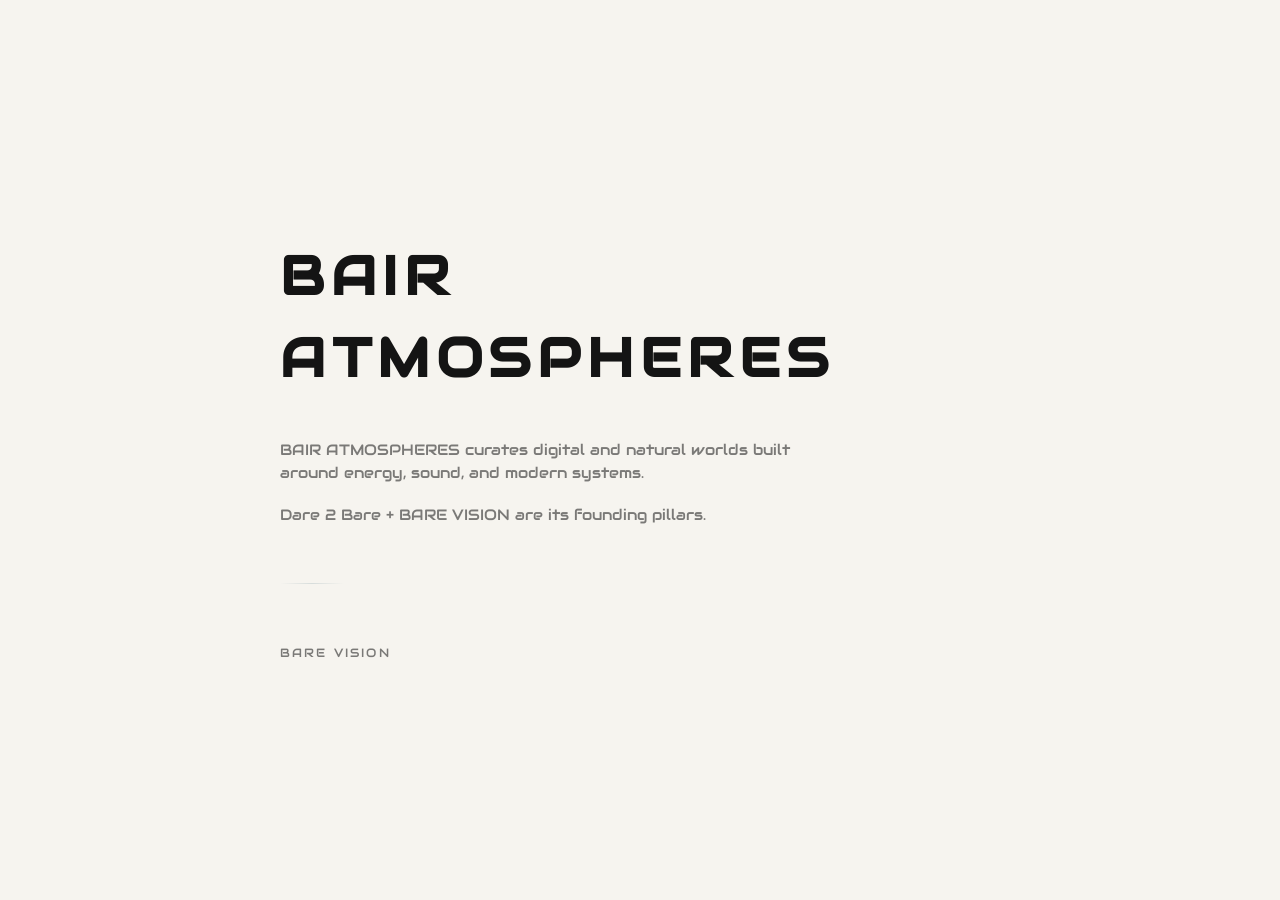
<file: bairatsmospheres.html>
<!doctype html>
<html lang="en">
<head>
  <meta charset="utf-8" />
  <meta name="viewport" content="width=device-width, initial-scale=1" />
  <title>BAIR ATMOSPHERES</title>

  <!-- Typography -->
  <link href="https://fonts.googleapis.com/css2?family=Audiowide&display=swap" rel="stylesheet">

  <style>
    :root {
      --off-black: #141414;
      --bone: #f6f4ef;
      --chrome-grey: rgba(20, 20, 20, 0.55);
      --azur: rgba(120, 150, 160, 0.25);
    }

    * {
      box-sizing: border-box;
      margin: 0;
      padding: 0;
    }

    html, body {
      height: 100%;
    }

    body {
      font-family: 'Audiowide', sans-serif;
      background-color: var(--bone);
      color: var(--off-black);
      -webkit-font-smoothing: antialiased;
      line-height: 1.5;
    }

    .page {
      min-height: 100vh;
      display: flex;
      align-items: center;
      justify-content: center;
      padding: 12vh 8vw;
    }

    .hero {
      max-width: 720px;
    }

    .hero h1 {
      font-size: clamp(2.2rem, 5vw, 3.4rem);
      letter-spacing: 0.12em;
      margin-bottom: 2.5rem;
    }

    .hero p {
      font-size: 0.95rem;
      color: var(--chrome-grey);
      max-width: 520px;
    }

    .hero p + p {
      margin-top: 1.2rem;
    }

    .divider {
      width: 64px;
      height: 1px;
      background: linear-gradient(
        to right,
        transparent,
        var(--azur),
        transparent
      );
      margin: 3.5rem 0;
    }

    .subtle-link {
      font-size: 0.75rem;
      letter-spacing: 0.18em;
      text-decoration: none;
      color: var(--chrome-grey);
      transition: color 0.3s ease;
    }

    .subtle-link:hover {
      color: var(--off-black);
    }

    @media (max-width: 600px) {
      .page {
        padding: 14vh 6vw;
      }

      .hero h1 {
        margin-bottom: 2rem;
      }
    }
  </style>
</head>

<body>
  <main class="page">
    <section class="hero">
      <h1>BAIR ATMOSPHERES</h1>

      <p>
        BAIR ATMOSPHERES curates digital and natural worlds built around energy, sound, and modern systems.
      </p>

      <p>
        Dare 2 Bare + BARE VISION are its founding pillars.
      </p>

      <div class="divider" aria-hidden="true"></div>

      <!-- Optional understated link -->
      <a href="https://baircodes.github.io/bare-vision-world/" class="subtle-link">
        BARE VISION
      </a>
    </section>
  </main>
</body>
</html>
</file>
